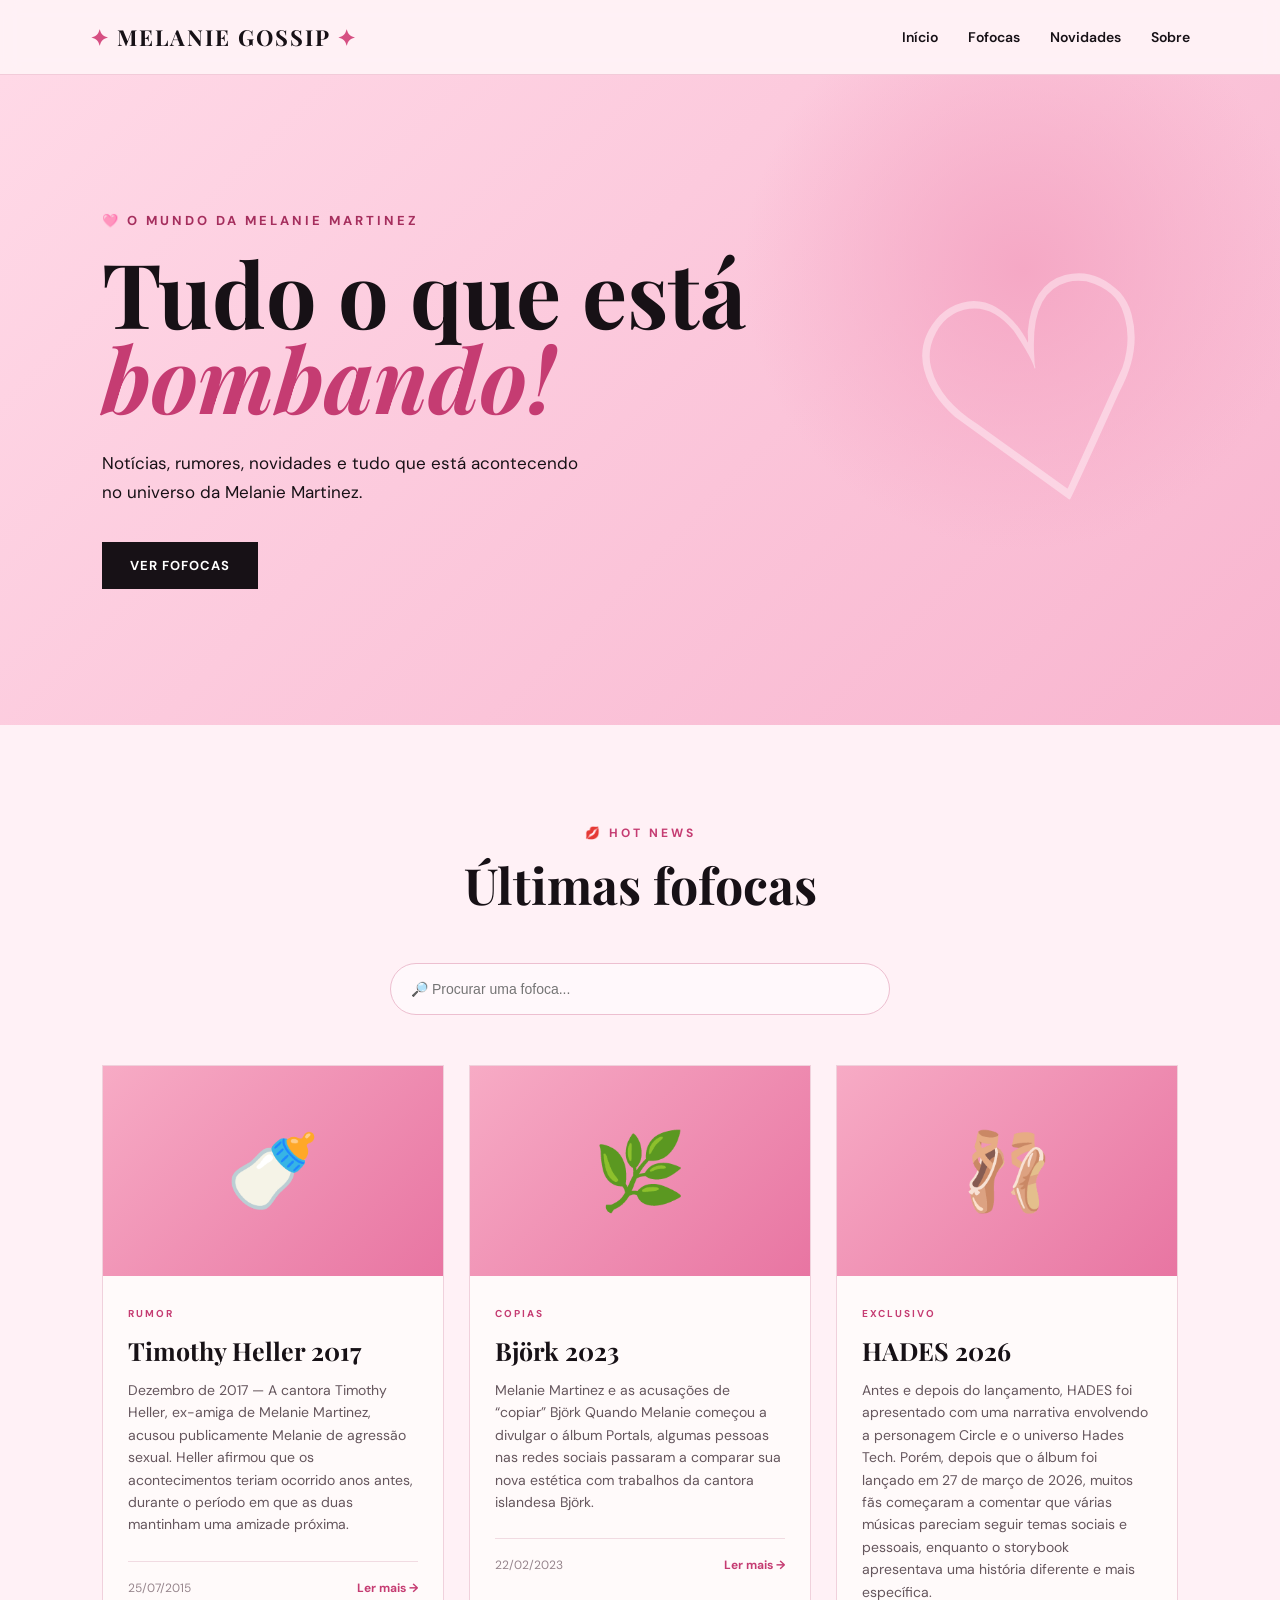
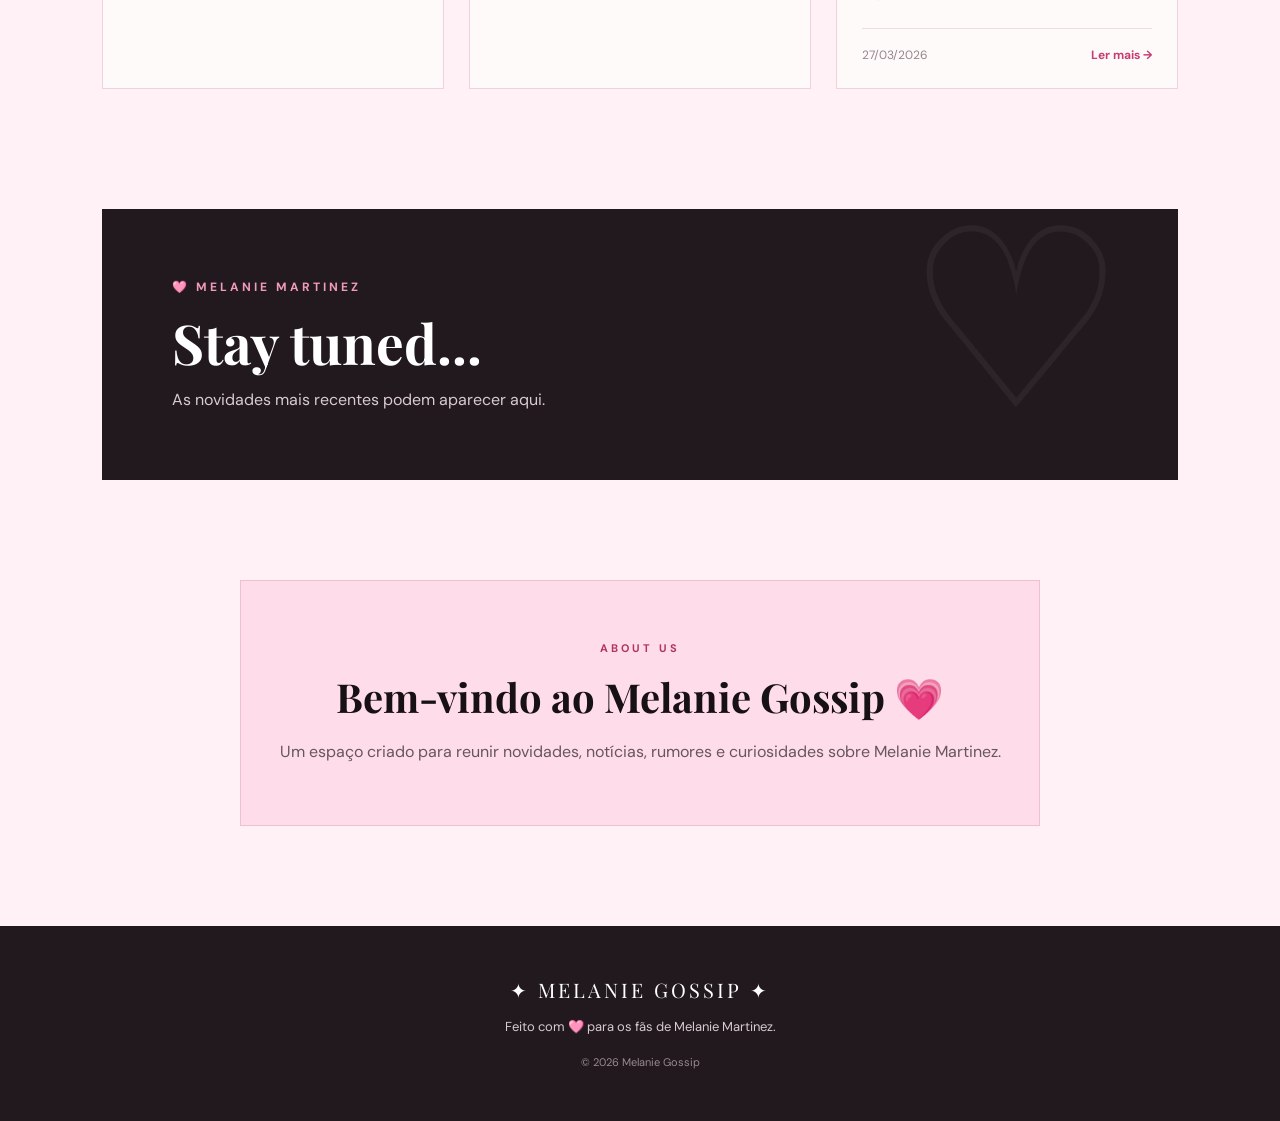
<file: index.html>
<!DOCTYPE html>
<html lang="pt-BR">
<head>
    <meta charset="UTF-8">
    <meta name="viewport" content="width=device-width, initial-scale=1.0">

    <title>Melanie Gossip</title>

    <link rel="stylesheet" href="style.css">
</head>

<body>

    <!-- CABEÇALHO -->
    <header class="header">

        <div class="logo">
            <span>✦</span>
            MELANIE GOSSIP
            <span>✦</span>
        </div>

        <nav>
            <a href="#inicio">Início</a>
            <a href="#fofocas">Fofocas</a>
            <a href="#novidades">Novidades</a>
            <a href="#sobre">Sobre</a>
        </nav>

    </header>


    <!-- DESTAQUE -->
    <main>

        <section class="hero" id="inicio">

            <div class="hero-content">

                <p class="mini-title">
                    🩷 O MUNDO DA MELANIE MARTINEZ
                </p>

                <h1>
                    Tudo o que está<br>
                    <span>bombando!</span>
                </h1>

                <p class="hero-text">
                    Notícias, rumores, novidades e tudo que está
                    acontecendo no universo da Melanie Martinez.
                </p>

                <a href="#fofocas" class="button">
                    VER FOFOCAS
                </a>

            </div>

            <div class="hero-decoration">
                ♡
            </div>

        </section>


        <!-- ÁREA DE FOFOCAS -->
        <section class="gossip-section" id="fofocas">

            <div class="section-title">

                <p>💋 HOT NEWS</p>

                <h2>
                    Últimas fofocas
                </h2>

            </div>


            <!-- BUSCA -->
            <div class="search-box">

                <input
                    type="text"
                    id="searchInput"
                    placeholder="🔎 Procurar uma fofoca..."
                >

            </div>


            <!-- CARDS -->
            <div class="gossip-grid" id="gossipContainer">


                <!-- FOFOCA 1 -->
                <article class="gossip-card">

                    <div class="card-image">
                        <span>🍼</span>
                    </div>

                    <div class="card-content">

                        <span class="category">
                            RUMOR
                        </span>

                        <h3>
                            Timothy Heller 2017
                        </h3>

                        <p>
                            Dezembro de 2017 — A cantora Timothy Heller, ex-amiga de Melanie Martinez, 
                            acusou publicamente Melanie de agressão sexual. 
                            Heller afirmou que os acontecimentos teriam ocorrido anos antes, 
                            durante o período em que as duas mantinham uma amizade próxima.
                            
                        </p>

                        <div class="card-footer">
                            <span>25/07/2015</span>

                            <a href="fofoca-timothy.html" class="ler-mais">
                                Ler mais →
                            </a>

                        </div>

                    </div>

                </article>


                <!-- FOFOCA 2 -->
                <article class="gossip-card">

                    <div class="card-image">
                        <span>🌿</span>
                    </div>

                    <div class="card-content">

                        <span class="category">
                            COPIAS
                        </span>

                        <h3>
                            Björk 2023
                        </h3>

                        <p>
                             Melanie Martinez e as acusações de “copiar” Björk

                            Quando Melanie começou a divulgar o álbum Portals, algumas pessoas nas redes sociais passaram a comparar sua nova estética
                             com trabalhos da cantora islandesa Björk.
                        </p>

                        <div class="card-footer">
                            <span>22/02/2023</span>

                            <a href="fofoca-bjork.html" class="ler-mais">
                                Ler mais →
                            </a>

                        </div>

                    </div>

                </article>


                <!-- FOFOCA 3 -->
                <article class="gossip-card">

                    <div class="card-image">
                        <span>🩰</span>
                    </div>

                    <div class="card-content">

                        <span class="category">
                            EXCLUSIVO
                        </span>

                        <h3>
                            HADES 2026
                        </h3>

                        <p>
                            Antes e depois do lançamento, HADES foi apresentado com uma narrativa envolvendo a personagem Circle e o universo Hades Tech. Porém, 
                            depois que o álbum foi lançado em 27 de março de 2026, muitos fãs começaram a comentar que várias músicas pareciam seguir temas sociais e pessoais, 
                            enquanto o storybook apresentava uma história diferente e mais específica.
                        </p>

                        <div class="card-footer">
                            <span>27/03/2026</span>

                            <a href="fofoca-hades.html" class="ler-mais">
                                Ler mais →
                            </a>

                        </div>

                    </div>

                </article>

            </div>

        </section>


        <!-- BANNER -->
        <section class="banner" id="novidades">

            <div>

                <p>🩷 MELANIE MARTINEZ</p>

                <h2>
                    Stay tuned...
                </h2>

                <span>
                    As novidades mais recentes podem aparecer aqui.
                </span>

            </div>

        </section>


        <!-- SOBRE -->
        <section class="about" id="sobre">

            <div class="about-box">

                <p>ABOUT US</p>

                <h2>
                    Bem-vindo ao Melanie Gossip 💗
                </h2>

                <p>
                    Um espaço criado para reunir novidades,
                    notícias, rumores e curiosidades sobre
                    Melanie Martinez.
                </p>

            </div>

        </section>

    </main>


    <!-- RODAPÉ -->
    <footer>

        <div class="footer-logo">
            ✦ MELANIE GOSSIP ✦
        </div>

        <p>
            Feito com 🩷 para os fãs de Melanie Martinez.
        </p>

        <span>
            © 2026 Melanie Gossip
        </span>

    </footer>


    <script src="script.js"></script>

</body>
</html>
</file>
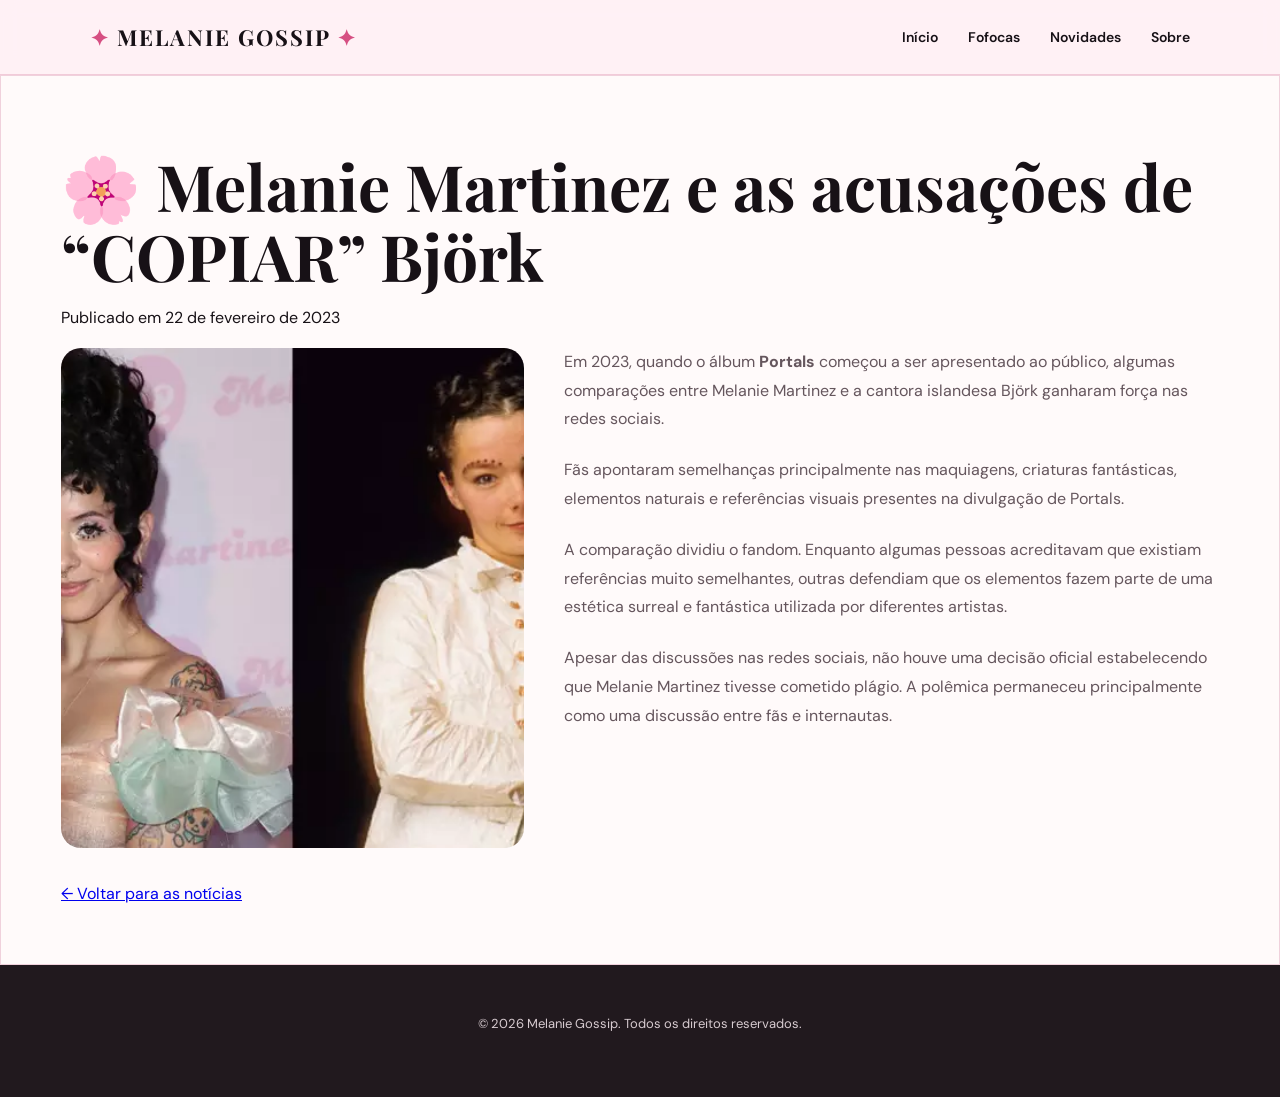
<file: fofoca-bjork.html>
<!DOCTYPE html>
<html lang="pt-BR">
<head>
    <meta charset="UTF-8">
    <meta name="viewport" content="width=device-width, initial-scale=1.0">

    <title>Björk 2023 | Melanie Gossip</title>

    <link rel="stylesheet" href="style.css">
</head>

<body>

<header class="header">
    <div class="logo">
        <span>✦</span>
        MELANIE GOSSIP
        <span>✦</span>
    </div>

    <nav>
        <a href="index.html">Início</a>
        <a href="index.html#fofocas">Fofocas</a>
        <a href="index.html#novidades">Novidades</a>
        <a href="index.html#sobre">Sobre</a>
    </nav>
</header>


<main>

    <article class="noticia">

        <h1 class="noticia-titulo">
            🌸 Melanie Martinez e as acusações de “COPIAR” Björk
        </h1>

        <p class="noticia-data">
            Publicado em 22 de fevereiro de 2023
        </p>


        <div class="noticia-bloco">

            <img 
                src="imagens/img2.webp" 
                alt="Melanie Martinez na era Portals"
                class="noticia-imagem"
            >

            <div class="noticia-conteudo">

                <p>
                    Em 2023, quando o álbum <strong>Portals</strong> começou a ser
                    apresentado ao público, algumas comparações entre Melanie
                    Martinez e a cantora islandesa Björk ganharam força nas
                    redes sociais.
                </p>

                <p>
                    Fãs apontaram semelhanças principalmente nas maquiagens,
                    criaturas fantásticas, elementos naturais e referências
                    visuais presentes na divulgação de Portals.
                </p>

                <p>
                    A comparação dividiu o fandom. Enquanto algumas pessoas
                    acreditavam que existiam referências muito semelhantes,
                    outras defendiam que os elementos fazem parte de uma estética
                    surreal e fantástica utilizada por diferentes artistas.
                </p>

                <p>
                    Apesar das discussões nas redes sociais, não houve uma decisão
                    oficial estabelecendo que Melanie Martinez tivesse cometido
                    plágio. A polêmica permaneceu principalmente como uma discussão
                    entre fãs e internautas.
                </p>

            </div>

        </div>


        <a href="index.html#fofocas" class="voltar">
            ← Voltar para as notícias
        </a>

    </article>

</main>


<footer class="footer">
    <p>
        &copy; 2026 Melanie Gossip. Todos os direitos reservados.
    </p>
</footer>

</body>
</html>
</file>
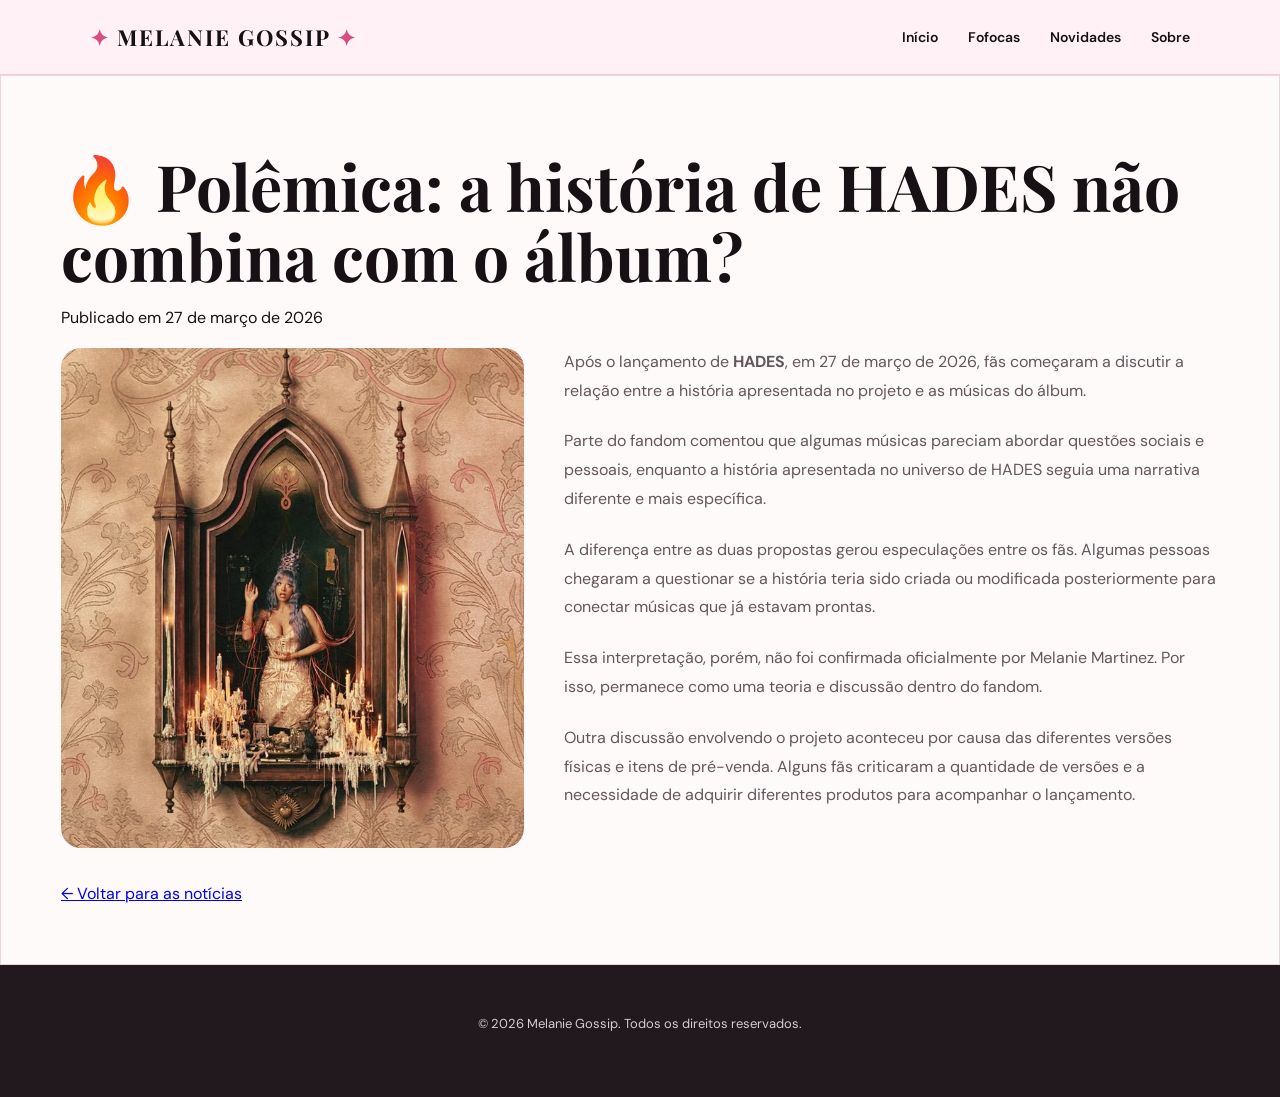
<file: fofoca-hades.html>
<!DOCTYPE html>
<html lang="pt-BR">
<head>
    <meta charset="UTF-8">
    <meta name="viewport" content="width=device-width, initial-scale=1.0">

    <title>HADES 2026 | Melanie Gossip</title>

    <link rel="stylesheet" href="style.css">
</head>

<body>

<header class="header">
    <div class="logo">
        <span>✦</span>
        MELANIE GOSSIP
        <span>✦</span>
    </div>

    <nav>
        <a href="index.html">Início</a>
        <a href="index.html#fofocas">Fofocas</a>
        <a href="index.html#novidades">Novidades</a>
        <a href="index.html#sobre">Sobre</a>
    </nav>
</header>


<main>

    <article class="noticia">

        <h1 class="noticia-titulo">
            🔥 Polêmica: a história de HADES não combina com o álbum?
        </h1>

        <p class="noticia-data">
            Publicado em 27 de março de 2026
        </p>


        <div class="noticia-bloco">

            <img 
                src="imagens/img3.jpg" 
                alt="HADES"
                class="noticia-imagem"
            >

            <div class="noticia-conteudo">

                <p>
                    Após o lançamento de <strong>HADES</strong>, em 27 de março
                    de 2026, fãs começaram a discutir a relação entre a história
                    apresentada no projeto e as músicas do álbum.
                </p>

                <p>
                    Parte do fandom comentou que algumas músicas pareciam abordar
                    questões sociais e pessoais, enquanto a história apresentada
                    no universo de HADES seguia uma narrativa diferente e mais
                    específica.
                </p>

                <p>
                    A diferença entre as duas propostas gerou especulações entre
                    os fãs. Algumas pessoas chegaram a questionar se a história
                    teria sido criada ou modificada posteriormente para conectar
                    músicas que já estavam prontas.
                </p>

                <p>
                    Essa interpretação, porém, não foi confirmada oficialmente
                    por Melanie Martinez. Por isso, permanece como uma teoria
                    e discussão dentro do fandom.
                </p>

                <p>
                    Outra discussão envolvendo o projeto aconteceu por causa das
                    diferentes versões físicas e itens de pré-venda. Alguns fãs
                    criticaram a quantidade de versões e a necessidade de adquirir
                    diferentes produtos para acompanhar o lançamento.
                </p>

            </div>

        </div>


        <a href="index.html#fofocas" class="voltar">
            ← Voltar para as notícias
        </a>

    </article>

</main>


<footer class="footer">
    <p>
        &copy; 2026 Melanie Gossip. Todos os direitos reservados.
    </p>
</footer>

</body>
</html>
</file>
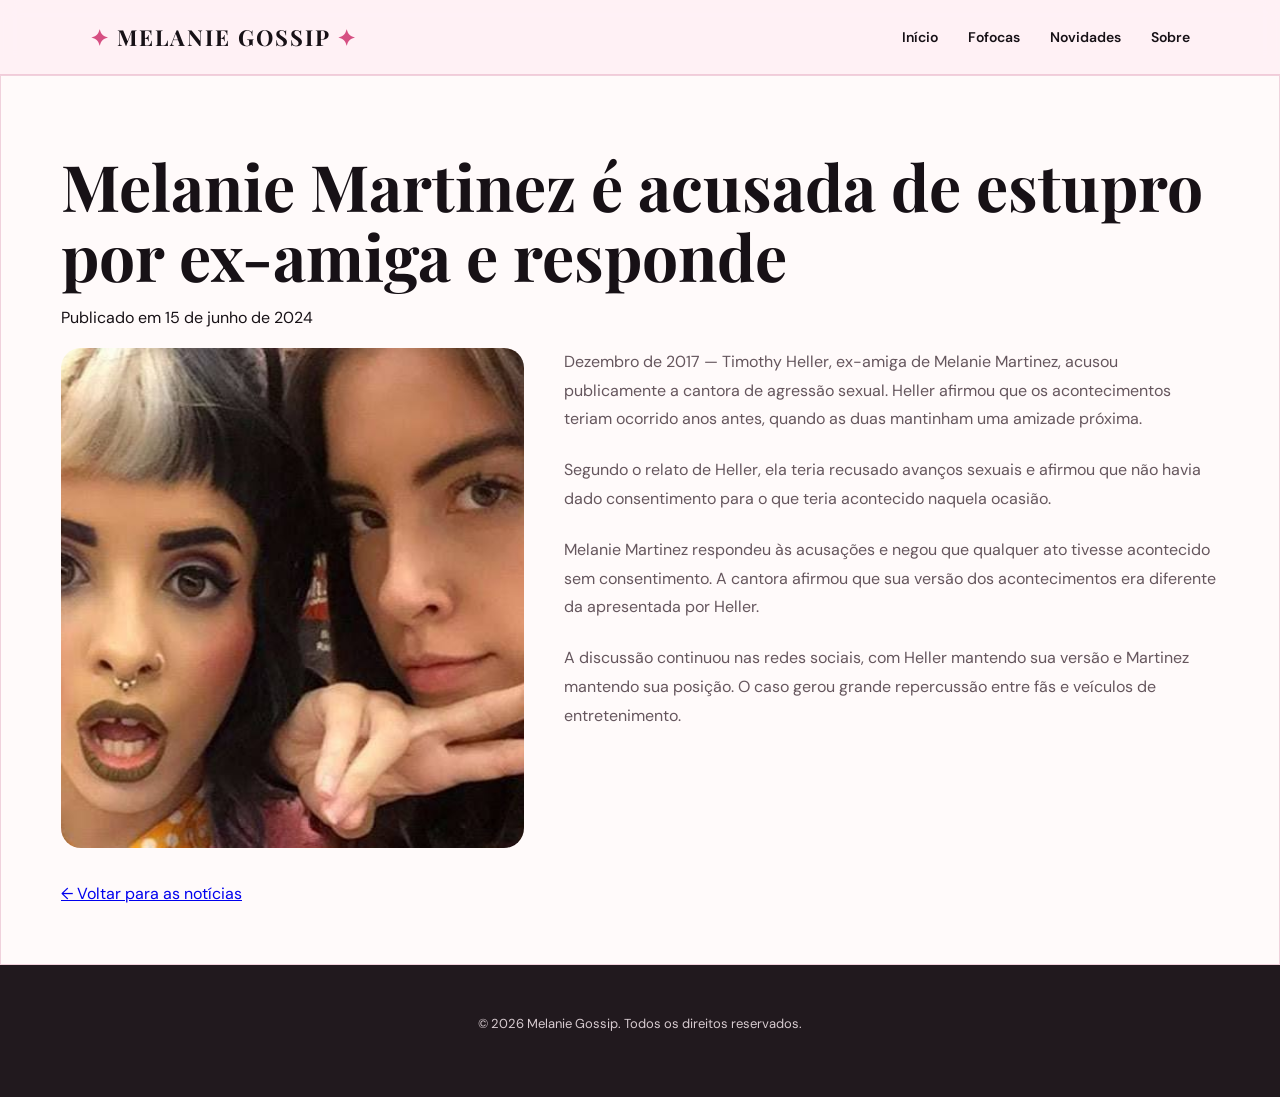
<file: fofoca-timothy.html>
<!DOCTYPE html>
<html lang="pt-BR">
<head>
    <meta charset="UTF-8">
    <meta name="viewport" content="width=device-width, initial-scale=1.0">

    <title>Timothy Heller | Melanie Gossip</title>

    <link rel="stylesheet" href="style.css">
</head>

<body>

<header class="header">
    <div class="logo">
        <span>✦</span>
        MELANIE GOSSIP
        <span>✦</span>
    </div>

    <nav>
        <a href="index.html">Início</a>
        <a href="index.html#fofocas">Fofocas</a>
        <a href="index.html#novidades">Novidades</a>
        <a href="index.html#sobre">Sobre</a>
    </nav>
</header>


<main>

    <article class="noticia">

        <h1 class="noticia-titulo">
            Melanie Martinez é acusada de estupro por ex-amiga e responde
        </h1>

        <p class="noticia-data">
            Publicado em 15 de junho de 2024
        </p>


        <div class="noticia-bloco">

            <img 
                src="imagens/img1.jpg" 
                alt="Melanie Martinez"
                class="noticia-imagem"
            >

            <div class="noticia-conteudo">

                <p>
                    Dezembro de 2017 — Timothy Heller, ex-amiga de Melanie Martinez,
                    acusou publicamente a cantora de agressão sexual. Heller afirmou
                    que os acontecimentos teriam ocorrido anos antes, quando as duas
                    mantinham uma amizade próxima.
                </p>

                <p>
                    Segundo o relato de Heller, ela teria recusado avanços sexuais
                    e afirmou que não havia dado consentimento para o que teria
                    acontecido naquela ocasião.
                </p>

                <p>
                    Melanie Martinez respondeu às acusações e negou que qualquer
                    ato tivesse acontecido sem consentimento. A cantora afirmou
                    que sua versão dos acontecimentos era diferente da apresentada
                    por Heller.
                </p>

                <p>
                    A discussão continuou nas redes sociais, com Heller mantendo
                    sua versão e Martinez mantendo sua posição. O caso gerou grande
                    repercussão entre fãs e veículos de entretenimento.
                </p>

            </div>

        </div>


        <a href="index.html#fofocas" class="voltar">
            ← Voltar para as notícias
        </a>

    </article>

</main>


<footer class="footer">
    <p>
        &copy; 2026 Melanie Gossip. Todos os direitos reservados.
    </p>
</footer>

</body>
</html>
</file>
<file: style.css>
@import url('https://fonts.googleapis.com/css2?family=DM+Sans:wght@400;500;600;700&family=Playfair+Display:wght@600;700&display=swap');


* {
    margin: 0;
    padding: 0;
    box-sizing: border-box;
}


html {
    scroll-behavior: smooth;
}


body {
    font-family: 'DM Sans', sans-serif;
    background: #fff1f6;
    color: #171116;
}

.ler-mais {
    text-decoration: none;
    border: none;
    background: none;
    cursor: pointer;
     font-weight: 700;
    font-size: 12px;
    color: #c53c72;
    transition: 0.3s;
}

.ler-mais:hover {
    color: #a52e5d;
}

/* =========================
   HEADER
========================= */

.header {
    width: 100%;
    padding: 22px 7%;
    display: flex;
    align-items: center;
    justify-content: space-between;
    background: rgba(255, 241, 246, 0.9);
    border-bottom: 1px solid #f2cbd9;
    position: sticky;
    top: 0;
    z-index: 100;

    backdrop-filter: blur(10px);
}


.logo {
    font-family: 'Playfair Display', serif;
    font-size: 22px;
    font-weight: 700;

    letter-spacing: 2px;
}


.logo span {
    color: #d64f82;
}


nav {
    display: flex;
    gap: 30px;
}


nav a {
    text-decoration: none;
    color: #171116;

    font-size: 14px;
    font-weight: 600;

    transition: 0.3s;
}


nav a:hover {
    color: #d64f82;
}


/* =========================
   HERO
========================= */

.hero {
    min-height: 650px;

    padding: 100px 8%;

    display: flex;
    align-items: center;
    justify-content: space-between;

    position: relative;

    overflow: hidden;

    background:
        radial-gradient(
            circle at 80% 30%,
            #f5a8c5,
            transparent 25%
        ),
        linear-gradient(
            135deg,
            #ffd9e7,
            #f8b5cf
        );
}


.hero-content {
    max-width: 650px;
    position: relative;
    z-index: 2;
}


.mini-title {
    font-size: 13px;
    font-weight: 700;

    letter-spacing: 3px;

    margin-bottom: 20px;

    color: #a52e5d;
}


.hero h1 {
    font-family: 'Playfair Display', serif;

    font-size: clamp(55px, 7vw, 95px);

    line-height: 0.95;

    margin-bottom: 30px;
}


.hero h1 span {
    color: #c53c72;
    font-style: italic;
}


.hero-text {
    max-width: 500px;

    font-size: 17px;
    line-height: 1.7;

    margin-bottom: 35px;
}


.button {
    display: inline-block;

    padding: 15px 28px;

    background: #171116;
    color: white;

    text-decoration: none;

    font-size: 13px;
    font-weight: 700;

    letter-spacing: 1px;

    transition: 0.3s;
}


.button:hover {
    background: #c53c72;

    transform: translateY(-3px);
}


.hero-decoration {
    font-size: 300px;

    color: rgba(255,255,255,0.4);

    transform: rotate(-15deg);
}


/* =========================
   FOFOCAS
========================= */

.gossip-section {
    padding: 100px 8%;
}


.section-title {
    text-align: center;

    margin-bottom: 45px;
}


.section-title p {
    color: #c53c72;

    font-size: 12px;

    font-weight: 700;

    letter-spacing: 3px;

    margin-bottom: 10px;
}


.section-title h2 {
    font-family: 'Playfair Display', serif;

    font-size: 50px;

    margin-bottom: 10px;
}


.section-title span {
    color: #75656c;

    font-size: 15px;
}


/* BUSCA */

.search-box {
    max-width: 500px;

    margin: 0 auto 50px;
}


.search-box input {
    width: 100%;

    padding: 17px 20px;

    border: 1px solid #edbfd0;

    border-radius: 30px;

    outline: none;

    background: #fff8fb;

    font-size: 14px;
}


.search-box input:focus {
    border-color: #c53c72;
}


/* GRID */

.gossip-grid {
    display: grid;

    grid-template-columns:
        repeat(3, 1fr);

    gap: 25px;

    max-width: 1200px;

    margin: auto;
}


/* CARD */

.gossip-card {
    background: #fffafa;

    border: 1px solid #f0d1dc;

    overflow: hidden;

    transition: 0.3s;
}


.gossip-card:hover {
    transform: translateY(-8px);

    box-shadow:
        0 15px 40px
        rgba(154, 60, 98, 0.12);
}


.card-image {
    height: 210px;

    display: flex;

    align-items: center;

    justify-content: center;

    background:
        linear-gradient(
            135deg,
            #f7abc5,
            #e875a2
        );
}


.card-image span {
    font-size: 75px;
}


.card-content {
    padding: 25px;
}


.category {
    font-size: 10px;

    letter-spacing: 2px;

    font-weight: 700;

    color: #c53c72;
}


.card-content h3 {
    font-family: 'Playfair Display', serif;

    font-size: 25px;

    margin: 12px 0;
}


.card-content p {
    color: #65565d;

    font-size: 14px;

    line-height: 1.6;
}


.card-footer {
    display: flex;

    align-items: center;

    justify-content: space-between;

    margin-top: 25px;

    padding-top: 18px;

    border-top: 1px solid #f1dbe2;
}


.card-footer span {
    color: #96858c;

    font-size: 12px;
}


.card-footer button {
    border: none;

    background: none;

    cursor: pointer;

    font-weight: 700;

    font-size: 12px;

    color: #c53c72;
}


/* =========================
   BANNER
========================= */

.banner {
    margin: 20px 8% 100px;

    padding: 70px;

    background: #21191e;

    color: white;

    position: relative;

    overflow: hidden;
}


.banner::after {
    content: '♡';

    position: absolute;

    right: 50px;

    top: -50px;

    font-size: 250px;

    color: rgba(255,255,255,0.05);
}


.banner p {
    color: #f29abd;

    font-size: 12px;

    font-weight: 700;

    letter-spacing: 3px;
}


.banner h2 {
    font-family: 'Playfair Display', serif;

    font-size: 55px;

    margin: 10px 0;
}


.banner span {
    color: #d9cbd0;
}


/* =========================
   ABOUT
========================= */

.about {
    padding: 0 8% 100px;
}


.about-box {
    max-width: 800px;

    margin: auto;

    text-align: center;

    padding: 60px 30px;

    background: #ffdce9;

    border: 1px solid #f0bfd0;
}


.about-box > p:first-child {
    font-size: 11px;

    letter-spacing: 3px;

    color: #b03463;

    font-weight: 700;
}


.about-box h2 {
    font-family: 'Playfair Display', serif;

    font-size: 40px;

    margin: 15px 0;
}


.about-box p:last-child {
    color: #66565d;

    line-height: 1.7;
}


/* =========================
   FOOTER
========================= */

footer {
    text-align: center;

    padding: 50px 20px;

    background: #21191e;

    color: white;
}


.footer-logo {
    font-family: 'Playfair Display', serif;

    font-size: 20px;

    letter-spacing: 3px;

    margin-bottom: 15px;
}


footer p {
    color: #d7cbd0;

    font-size: 13px;

    margin-bottom: 15px;
}


footer span {
    font-size: 11px;

    color: #988a90;
}


/* =========================
   RESPONSIVO
========================= */

@media (max-width: 900px) {

    .header {
        flex-direction: column;
        gap: 20px;
    }

    .gossip-grid {
        grid-template-columns: 1fr 1fr;
    }

    .hero-decoration {
        display: none;
    }

}


@media (max-width: 600px) {

    .header {
        padding: 20px;
    }

    nav {
        gap: 15px;
    }

    nav a {
        font-size: 12px;
    }

    .hero {
        padding: 80px 25px;
    }

    .hero h1 {
        font-size: 55px;
    }

    .gossip-section {
        padding: 70px 25px;
    }

    .section-title h2 {
        font-size: 40px;
    }

    .gossip-grid {
        grid-template-columns: 1fr;
    }

    .banner {
        margin: 0 25px 70px;

        padding: 45px 25px;
    }

    .banner h2 {
        font-size: 42px;
    }

    .about {
        padding: 0 25px 70px;
    }

}

/* =========================
   PÁGINA DA NOTÍCIA
========================= */

.noticia-page {
    min-height: 100vh;
    padding: 80px 0%;
}

.noticia {
    max-width: none;
    margin: 0 auto;
    background: #fffafa;
    border: 1px solid #f0d1dc;
    padding: 60px;
    box-shadow: 0 15px 40px rgba(154, 60, 98, 0.08);
}

.noticia-category {
    font-size: 11px;
    letter-spacing: 3px;
    font-weight: 700;
    color: #c53c72;
}

.noticia h1 {
    font-family: 'Playfair Display', serif;
    font-size: clamp(40px, 5vw, 65px);
    line-height: 1.1;
    margin: 15px 0;
}

.noticia-date {
    display: block;
    color: #96858c;
    font-size: 12px;
    margin-bottom: 35px;
}

.noticia-imagem {
    width: 40%;
    height: 500px;
    margin-bottom: 35px;

    display: flex;
    align-items: center;
    justify-content: center;

    background: linear-gradient(
        135deg,
        #f7abc5,
        #e875a2
    );

    font-size: 100px;
}

.noticia-bloco {
    display: flex;
    align-items: flex-start;
    gap: 40px;
    margin-top: 20px;
}

.noticia-imagem {
    width: 40%;
    max-height: 500px;
    object-fit: cover;
    border-radius: 20px;
    display: block;
}

.noticia-conteudo {
    flex: 1;
}

.noticia-conteudo p {
    color: #65565d;
    font-size: 16px;
    line-height: 1.8;
    margin-bottom: 22px;
}


/* RESPONSIVO */
@media (max-width: 700px) {

    .noticia-bloco {
        flex-direction: column;
        gap: 25px;
    }

    .noticia-imagem {
        width: 100%;
        max-height: 400px;
    }

}
</file>
